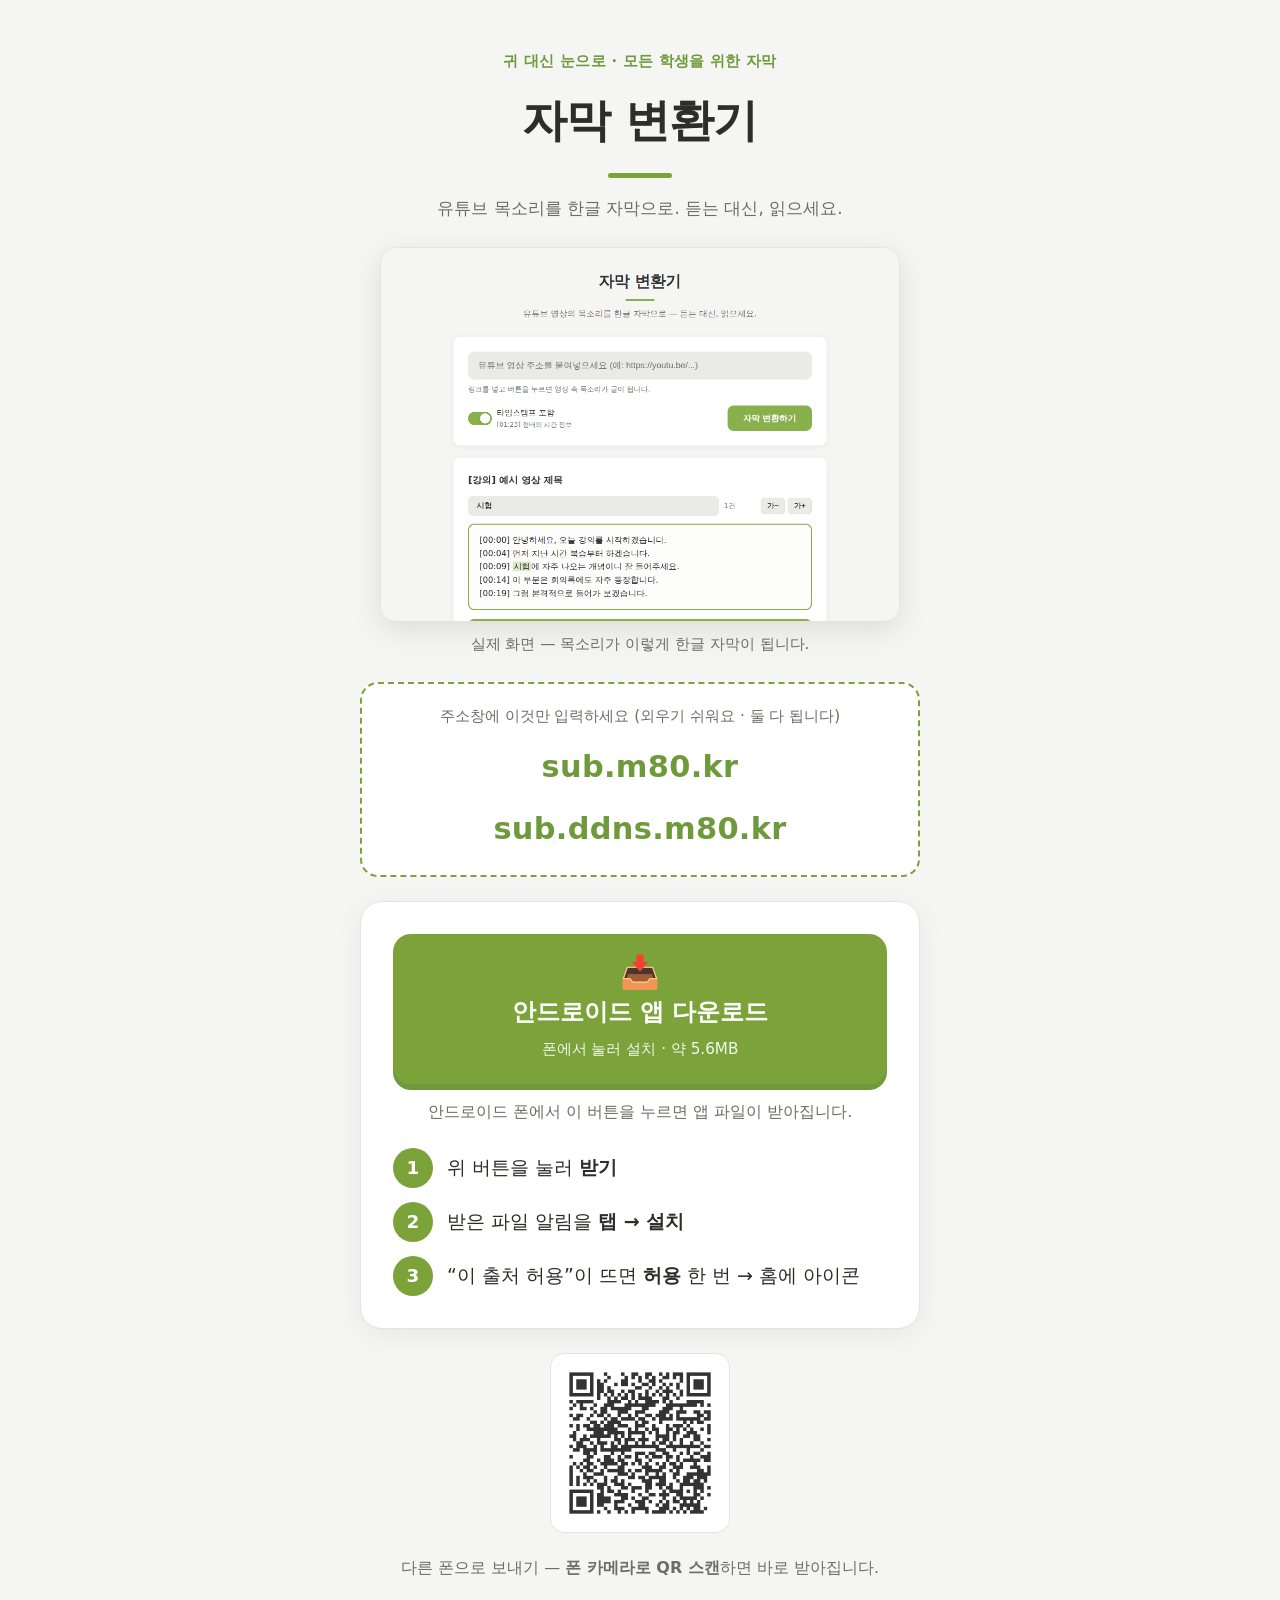
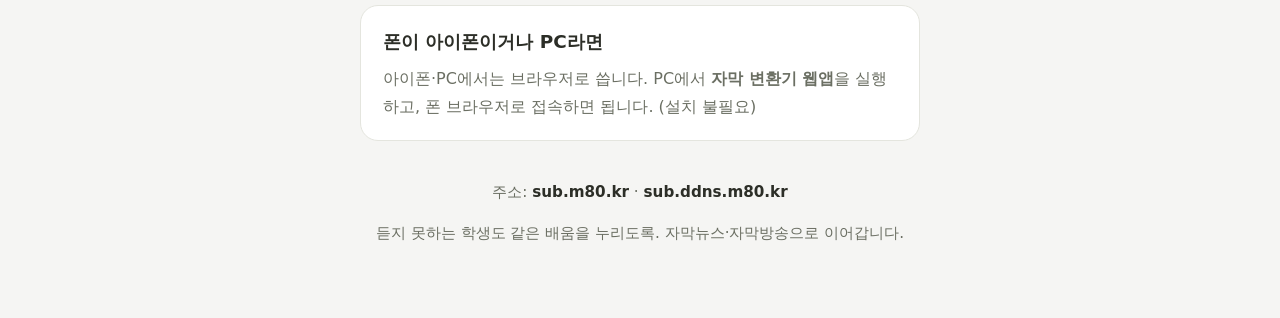
<file: youtube-subtitle-converter/download.html>
<!doctype html>
<html lang="ko">
<head>
<meta charset="utf-8">
<meta name="viewport" content="width=device-width, initial-scale=1">
<title>자막 변환기 — 앱 다운로드 (sub.m80.kr)</title>
<meta name="theme-color" content="#88B04B">
<style>
  :root{--bg:#F5F5F3;--card:#FFFFFF;--ink:#2C2E27;--muted:#6B6F63;--green:#7BA33A;--green-strong:#6F9A3B;--green-ink:#FFFFFF;--line:#E4E5DE;--ring:#3C5A16;}
  @media (prefers-color-scheme:dark){:root{--bg:#181A15;--card:#22251D;--ink:#EDEFE6;--muted:#A6AB98;--green:#9FD24E;--green-strong:#B4E06A;--green-ink:#14210A;--line:#333829;--ring:#B4E06A;}}
  :root[data-theme="light"]{--bg:#F5F5F3;--card:#FFFFFF;--ink:#2C2E27;--muted:#6B6F63;--green:#7BA33A;--green-strong:#6F9A3B;--green-ink:#FFFFFF;--line:#E4E5DE;--ring:#3C5A16;}
  :root[data-theme="dark"]{--bg:#181A15;--card:#22251D;--ink:#EDEFE6;--muted:#A6AB98;--green:#9FD24E;--green-strong:#B4E06A;--green-ink:#14210A;--line:#333829;--ring:#B4E06A;}
  *{box-sizing:border-box} body{margin:0}
  .wrap{font-family:"Pretendard","Apple SD Gothic Neo","Malgun Gothic",system-ui,sans-serif;background:var(--bg);color:var(--ink);min-height:100vh;padding:clamp(20px,5vw,48px) 18px 56px;display:flex;flex-direction:column;align-items:center;gap:24px;font-size:19px;line-height:1.7;-webkit-font-smoothing:antialiased;}
  .hero{text-align:center;max-width:560px}
  .eyebrow{color:var(--green-strong);font-weight:700;letter-spacing:.02em;font-size:.92rem;margin:0 0 10px}
  .hero h1{font-size:clamp(2.1rem,7vw,2.8rem);margin:0;font-weight:800;letter-spacing:-.02em;text-wrap:balance}
  .hero h1::after{content:"";display:block;width:64px;height:5px;background:var(--green);border-radius:3px;margin:14px auto 0}
  .hero .sub{color:var(--muted);margin:16px 0 0;font-size:1.05rem}
  .preview{margin:0;width:100%;max-width:520px;text-align:center}
  .preview img{width:100%;height:auto;border-radius:16px;border:1px solid var(--line);box-shadow:0 8px 30px rgba(0,0,0,.10);display:block}
  .preview figcaption{color:var(--muted);font-size:.95rem;margin-top:10px}
  .card{width:100%;max-width:560px;background:var(--card);border:1px solid var(--line);border-radius:22px;padding:clamp(20px,5vw,32px);box-shadow:0 6px 28px rgba(0,0,0,.06)}
  .download{display:flex;flex-direction:column;align-items:center;gap:4px;text-decoration:none;background:var(--green);color:var(--green-ink);border-radius:18px;padding:22px 20px;min-height:112px;justify-content:center;box-shadow:0 6px 0 var(--green-strong);transition:transform .08s,box-shadow .08s}
  .download:hover{filter:saturate(1.05)} .download:active{transform:translateY(4px);box-shadow:0 2px 0 var(--green-strong)}
  .download:focus-visible{outline:4px solid var(--ring);outline-offset:4px}
  .dl-emoji{font-size:2rem;line-height:1} .dl-main{font-size:1.5rem;font-weight:800} .dl-sub{font-size:.95rem;opacity:.92}
  .hint{text-align:center;color:var(--muted);margin:14px 0 0;font-size:1rem}
  .steps{list-style:none;margin:22px 0 0;padding:0;display:flex;flex-direction:column;gap:14px}
  .steps li{display:flex;align-items:center;gap:14px}
  .steps .n{flex:0 0 auto;width:40px;height:40px;border-radius:50%;background:var(--green);color:var(--green-ink);font-weight:800;display:grid;place-items:center;font-size:1.15rem}
  .steps b{font-weight:800}
  .qr{width:100%;max-width:560px;text-align:center;color:var(--muted)}
  .qr img{width:180px;height:180px;border-radius:14px;background:#fff;padding:8px;border:1px solid var(--line)}
  .qr p{margin:12px 0 0;font-size:1rem}
  .alt{width:100%;max-width:560px;background:var(--card);border:1px solid var(--line);border-radius:18px;padding:20px 22px}
  .alt h2{margin:0 0 8px;font-size:1.15rem} .alt p{margin:0;color:var(--muted);font-size:1rem}
  .addr{width:100%;max-width:560px;text-align:center;background:var(--card);border:2px dashed var(--green);border-radius:18px;padding:20px}
  .addr-label{margin:0 0 12px;color:var(--muted);font-size:.95rem}
  .addr-list{display:flex;flex-direction:column;gap:10px;align-items:center}
  .addr-link{display:inline-block;font-size:clamp(1.35rem,6vw,1.9rem);font-weight:800;color:var(--green-strong);text-decoration:none;letter-spacing:.01em;word-break:break-all}
  .addr-link:focus-visible{outline:4px solid var(--ring);outline-offset:4px;border-radius:6px}
  .foot{max-width:560px;text-align:center;color:var(--muted);font-size:.95rem}
  .foot b{color:var(--ink)}
  @media (prefers-reduced-motion:reduce){.download{transition:none}}
</style>
</head>
<body>
<div class="wrap">
  <header class="hero">
    <p class="eyebrow">귀 대신 눈으로 · 모든 학생을 위한 자막</p>
    <h1>자막 변환기</h1>
    <p class="sub">유튜브 목소리를 한글 자막으로. 듣는 대신, 읽으세요.</p>
  </header>

  <figure class="preview">
    <img src="[data-uri]" alt="자막 변환기 실제 화면 — 타임스탬프가 붙은 한글 자막 미리보기" />
    <figcaption>실제 화면 — 목소리가 이렇게 한글 자막이 됩니다.</figcaption>
  </figure>

  <section class="addr" aria-label="다운로드 짧은 주소">
    <p class="addr-label">주소창에 이것만 입력하세요 (외우기 쉬워요 · 둘 다 됩니다)</p>
    <div class="addr-list">
      <a class="addr-link" href="http://sub.m80.kr">sub.m80.kr</a>
      <a class="addr-link" href="http://sub.ddns.m80.kr">sub.ddns.m80.kr</a>
    </div>
  </section>

  <main class="card" aria-label="앱 다운로드">
    <a class="download" href="https://github.com/rainbowww/skills/releases/download/android-latest/subtitle-converter.apk" aria-label="안드로이드 자막 변환기 앱 다운로드(APK)">
      <span class="dl-emoji" aria-hidden="true">📥</span>
      <span class="dl-main">안드로이드 앱 다운로드</span>
      <span class="dl-sub">폰에서 눌러 설치 · 약 5.6MB</span>
    </a>
    <p class="hint">안드로이드 폰에서 이 버튼을 누르면 앱 파일이 받아집니다.</p>
    <ol class="steps">
      <li><span class="n" aria-hidden="true">1</span><span>위 버튼을 눌러 <b>받기</b></span></li>
      <li><span class="n" aria-hidden="true">2</span><span>받은 파일 알림을 <b>탭 → 설치</b></span></li>
      <li><span class="n" aria-hidden="true">3</span><span>“이 출처 허용”이 뜨면 <b>허용</b> 한 번 → 홈에 아이콘</span></li>
    </ol>
  </main>

  <section class="qr" aria-label="다른 폰으로 보내기">
    <img src="[data-uri]" width="180" height="180" alt="자막 변환기 앱 다운로드 QR 코드" />
    <p>다른 폰으로 보내기 — <b>폰 카메라로 QR 스캔</b>하면 바로 받아집니다.</p>
  </section>

  <section class="alt" aria-label="다른 방법">
    <h2>폰이 아이폰이거나 PC라면</h2>
    <p>아이폰·PC에서는 브라우저로 씁니다. PC에서 <b>자막 변환기 웹앱</b>을 실행하고,
       폰 브라우저로 접속하면 됩니다. (설치 불필요)</p>
  </section>

  <footer class="foot">
    <p>주소: <b>sub.m80.kr</b> · <b>sub.ddns.m80.kr</b></p>
    <p>듣지 못하는 학생도 같은 배움을 누리도록. 자막뉴스·자막방송으로 이어갑니다.</p>
  </footer>
</div>
</body>
</html>
</file>
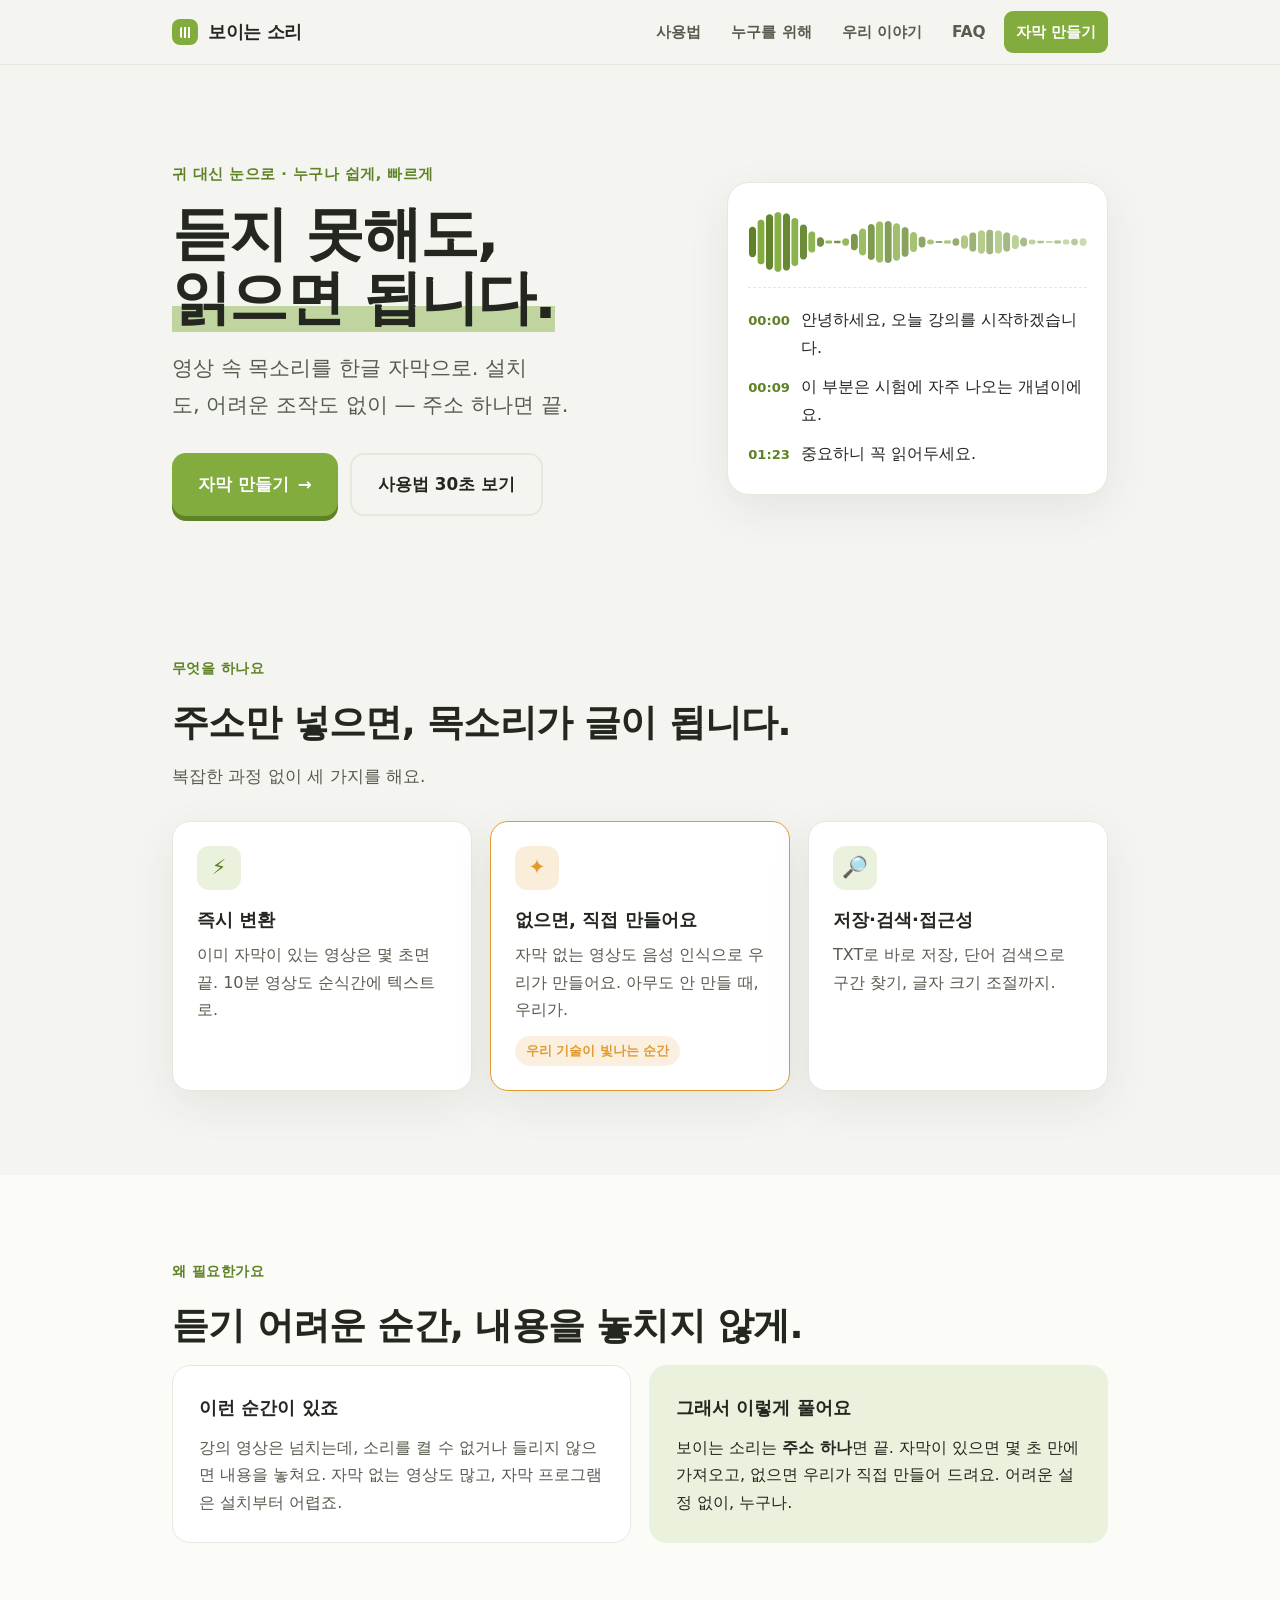
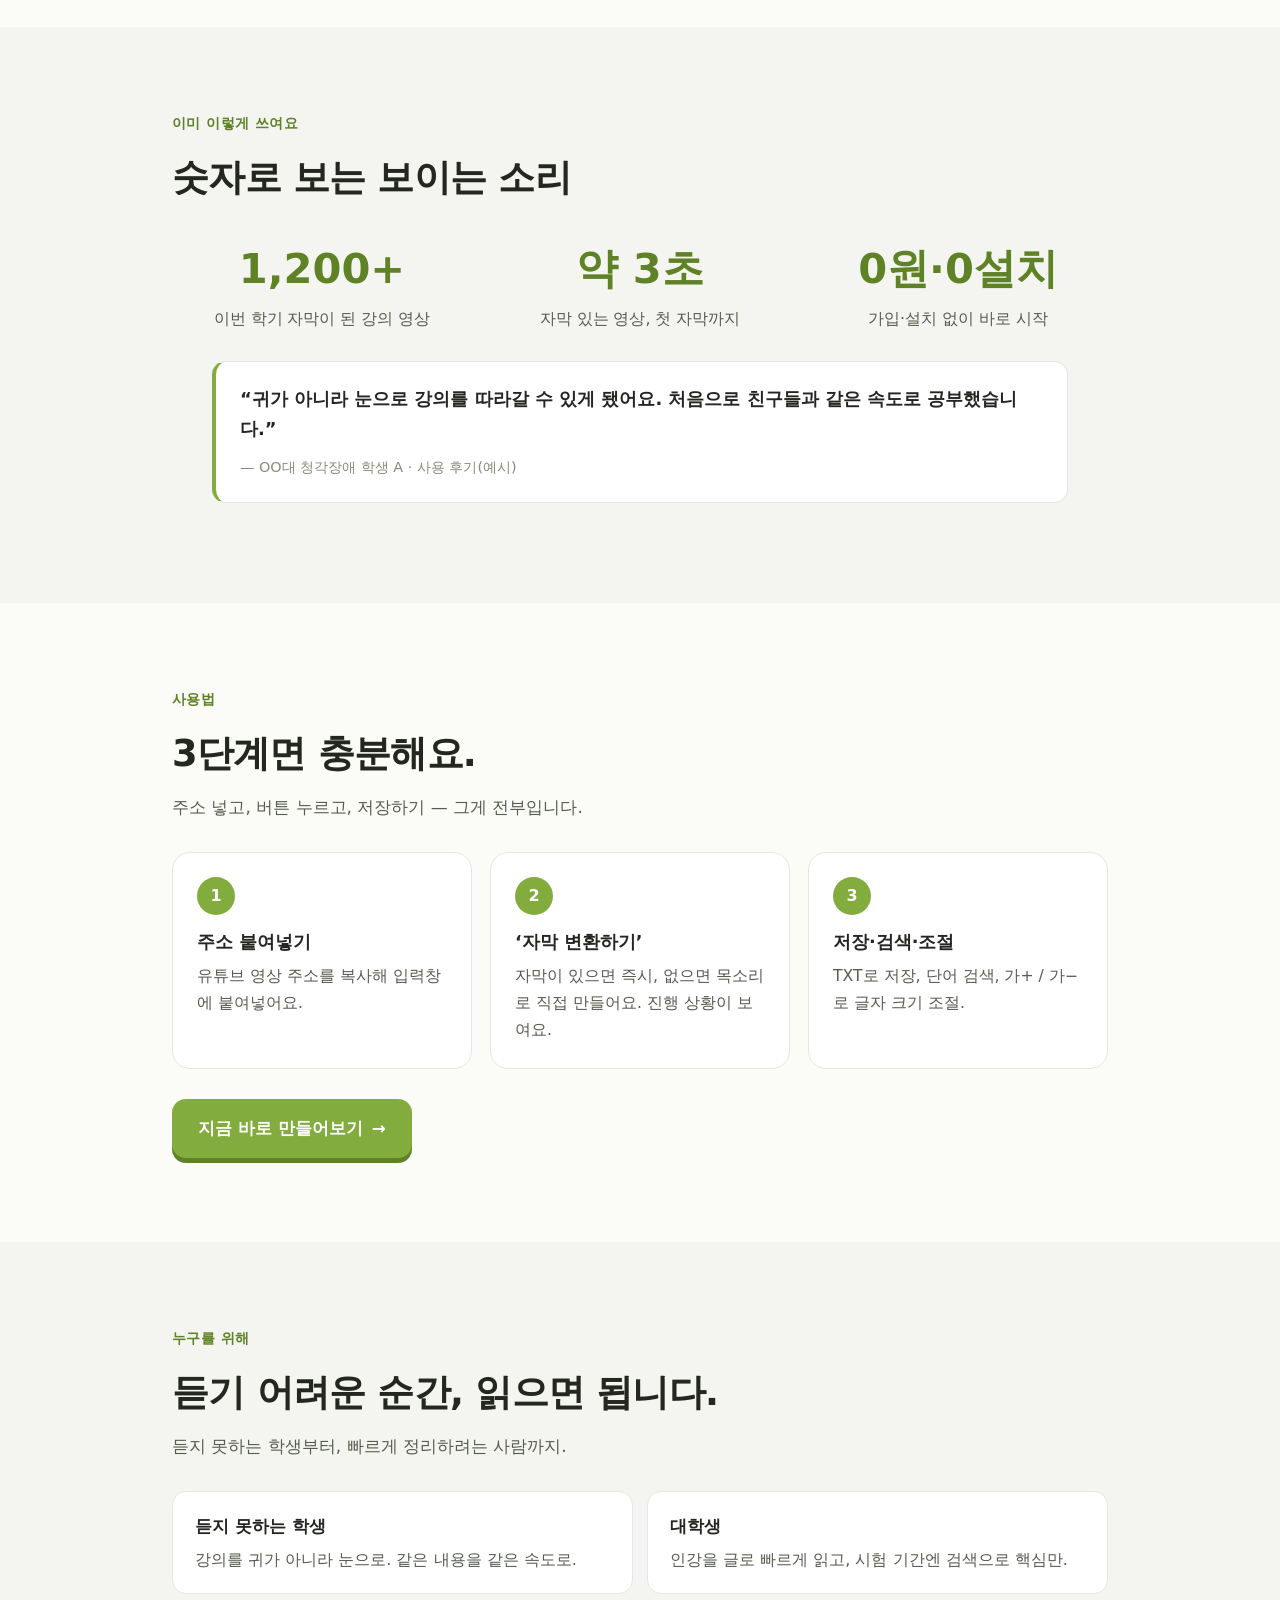
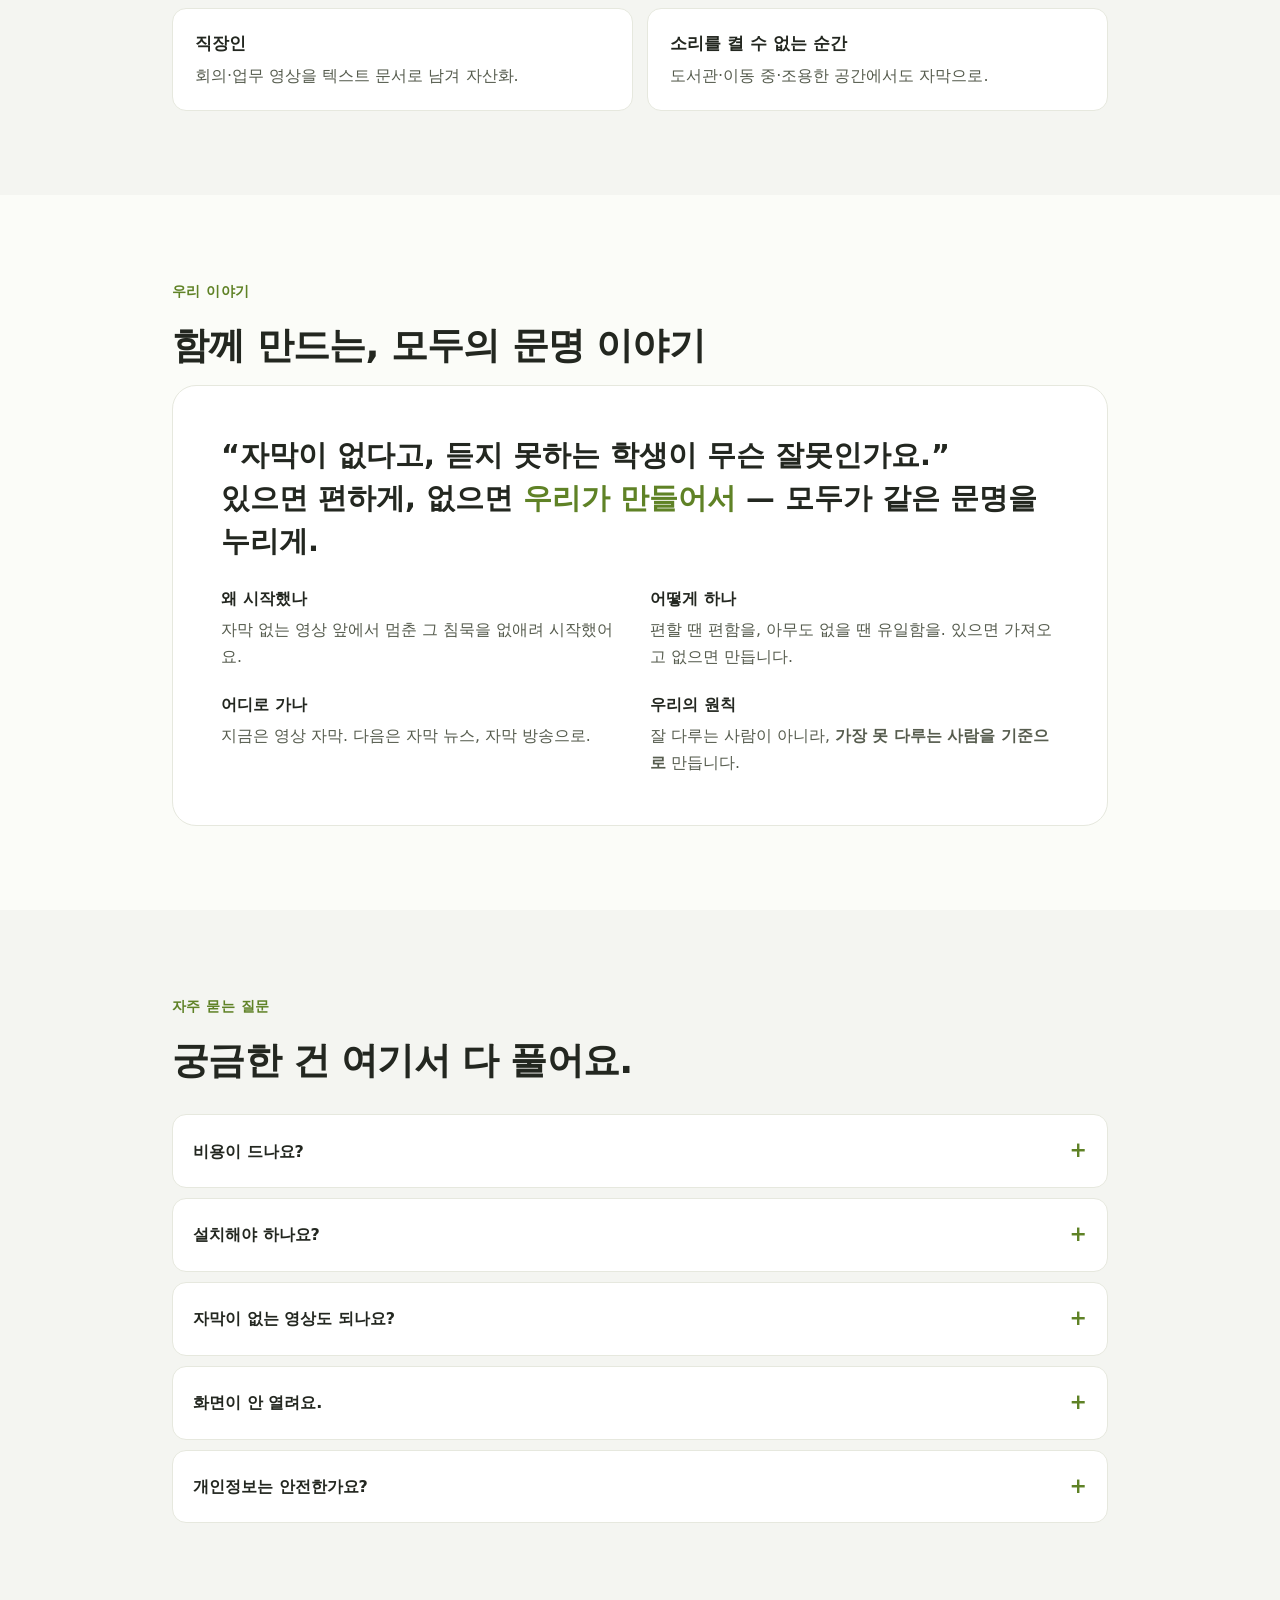
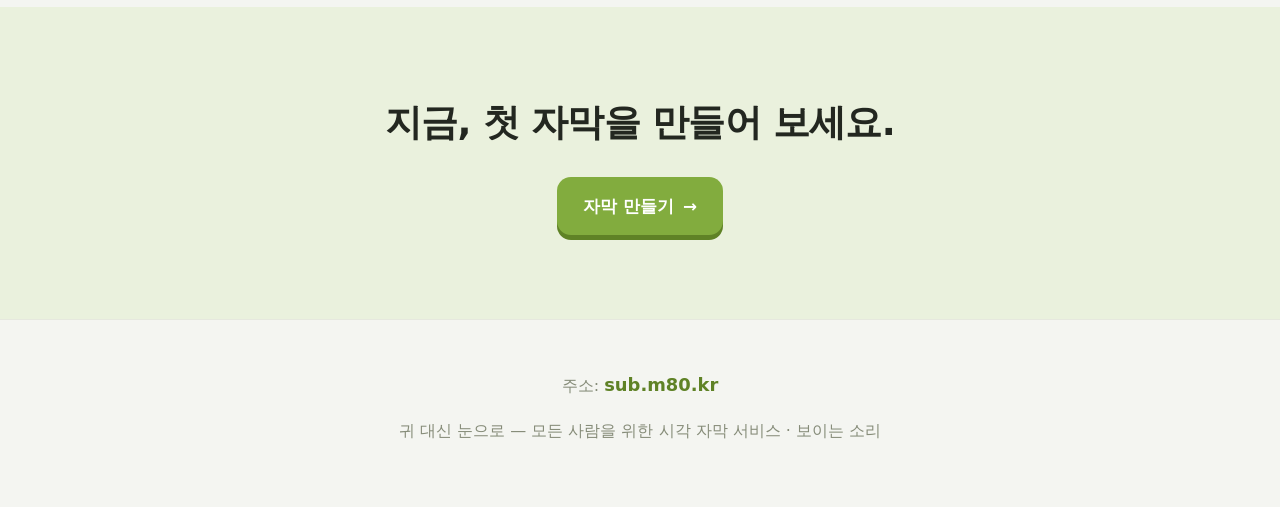
<file: youtube-subtitle-converter/frontend/home.html>
<!doctype html>
<html lang="ko">
<head>
<meta charset="utf-8">
<meta name="viewport" content="width=device-width, initial-scale=1">
<title>보이는 소리 — 듣는 대신, 읽으세요</title>
<meta name="theme-color" content="#82AC3E">
</head>
<body>
<style>
  :root{
    --bg:#F4F5F1; --panel:#FFFFFF; --panel2:#FBFCF8; --ink:#232720; --soft:#565C4E; --muted:#868C79;
    --green:#82AC3E; --green-deep:#5F8226; --green-soft:#EAF1DD; --green-ink:#FFFFFF;
    --amber:#E29A2E; --line:#E6E8DE; --ring:#37540F; --shadow:0 14px 44px rgba(45,55,20,.08);
  }
  @media (prefers-color-scheme:dark){
    :root{ --bg:#12150D; --panel:#1C2016; --panel2:#181C12; --ink:#ECEFE1; --soft:#B7BDA8; --muted:#868D77;
      --green:#A9D857; --green-deep:#C2ED6D; --green-soft:#243019; --green-ink:#12210A;
      --amber:#F0B24A; --line:#2A3020; --ring:#C2ED6D; --shadow:0 14px 44px rgba(0,0,0,.4);}
  }
  :root[data-theme="light"]{ --bg:#F4F5F1; --panel:#FFFFFF; --panel2:#FBFCF8; --ink:#232720; --soft:#565C4E; --muted:#868C79; --green:#82AC3E; --green-deep:#5F8226; --green-soft:#EAF1DD; --green-ink:#FFFFFF; --amber:#E29A2E; --line:#E6E8DE; --ring:#37540F; --shadow:0 14px 44px rgba(45,55,20,.08);}
  :root[data-theme="dark"]{ --bg:#12150D; --panel:#1C2016; --panel2:#181C12; --ink:#ECEFE1; --soft:#B7BDA8; --muted:#868D77; --green:#A9D857; --green-deep:#C2ED6D; --green-soft:#243019; --green-ink:#12210A; --amber:#F0B24A; --line:#2A3020; --ring:#C2ED6D; --shadow:0 14px 44px rgba(0,0,0,.4);}

  *{box-sizing:border-box}
  html{scroll-behavior:smooth}
  body{margin:0}
  .site{font-family:"Pretendard","Apple SD Gothic Neo","Malgun Gothic",system-ui,sans-serif;
    background:var(--bg);color:var(--ink);line-height:1.72;-webkit-font-smoothing:antialiased;overflow-x:hidden}
  a{color:inherit}
  .wrap{max-width:980px;margin:0 auto;padding:0 22px}
  .skip{position:absolute;left:-999px;top:0;background:var(--green);color:var(--green-ink);padding:10px 16px;border-radius:0 0 10px 0;z-index:200}
  .skip:focus{left:0}

  /* GNB */
  .gnb{position:sticky;top:0;z-index:100;background:color-mix(in srgb,var(--bg) 86%,transparent);
    backdrop-filter:blur(10px);border-bottom:1px solid var(--line)}
  .gnb .row{display:flex;align-items:center;justify-content:space-between;height:64px}
  .logo{display:flex;align-items:center;gap:10px;font-weight:800;font-size:1.12rem;text-decoration:none;letter-spacing:-.02em}
  .logo .mk{width:26px;height:26px;border-radius:8px;background:var(--green);display:grid;place-items:center}
  .logo .mk::before{content:"";width:11px;height:11px;border-radius:2px;
    background:repeating-linear-gradient(90deg,var(--green-ink) 0 2px,transparent 2px 4px)}
  .nav{display:flex;align-items:center;gap:6px}
  .nav a{padding:8px 12px;border-radius:9px;text-decoration:none;color:var(--soft);font-weight:600;font-size:.96rem}
  .nav a:hover{color:var(--ink);background:var(--green-soft)}
  .nav .go{background:var(--green);color:var(--green-ink);font-weight:800}
  .nav .go:hover{background:var(--green);filter:brightness(.96)}
  .nav a:focus-visible{outline:3px solid var(--ring);outline-offset:2px}
  .menutoggle{display:none}
  @media (max-width:720px){
    .nav .link{display:none}
  }

  /* HERO */
  .hero{padding:clamp(48px,8vw,96px) 0 clamp(30px,5vw,56px)}
  .hero-grid{display:grid;grid-template-columns:1.15fr .85fr;gap:40px;align-items:center}
  .eyebrow{color:var(--green-deep);font-weight:800;letter-spacing:.03em;font-size:.92rem;margin:0 0 16px}
  h1{font-size:clamp(2.3rem,6.2vw,3.7rem);font-weight:800;letter-spacing:-.03em;margin:0;line-height:1.08;text-wrap:balance}
  h1 .u{background:linear-gradient(transparent 62%,color-mix(in srgb,var(--green) 45%,transparent) 62%)}
  .lede{color:var(--soft);font-size:clamp(1.08rem,2.6vw,1.32rem);margin:20px 0 0;max-width:32ch;text-wrap:balance}
  .cta-row{display:flex;gap:12px;flex-wrap:wrap;margin-top:30px}
  .btn{display:inline-flex;align-items:center;gap:9px;text-decoration:none;font-weight:800;border-radius:14px;
    padding:15px 26px;font-size:1.05rem;transition:transform .08s,box-shadow .08s,background .15s}
  .btn-p{background:var(--green);color:var(--green-ink);box-shadow:0 5px 0 var(--green-deep)}
  .btn-p:active{transform:translateY(4px);box-shadow:0 1px 0 var(--green-deep)}
  .btn-o{background:transparent;color:var(--ink);border:2px solid var(--line)}
  .btn-o:hover{border-color:var(--green)}
  .btn:focus-visible{outline:4px solid var(--ring);outline-offset:3px}

  /* HERO 시그니처: 소리 파형 → 자막 */
  .stage{background:var(--panel);border:1px solid var(--line);border-radius:22px;padding:20px;box-shadow:var(--shadow)}
  .stage canvas{width:100%;height:78px;display:block}
  .stage .caps{margin-top:6px;border-top:1px dashed var(--line);padding-top:12px}
  .cap{display:flex;gap:11px;align-items:baseline;padding:6px 0;opacity:0;transform:translateY(6px);animation:rise .55s ease forwards}
  .cap:nth-child(1){animation-delay:.2s}.cap:nth-child(2){animation-delay:.9s}.cap:nth-child(3){animation-delay:1.6s}
  .cap .t{color:var(--green-deep);font-weight:800;font-size:.82rem;font-variant-numeric:tabular-nums;flex:0 0 auto}
  .cap span:last-child{font-size:1rem}
  @keyframes rise{to{opacity:1;transform:none}}
  @media (prefers-reduced-motion:reduce){.cap{opacity:1;transform:none;animation:none}}
  @media (max-width:760px){.hero-grid{grid-template-columns:1fr}}

  /* 섹션 */
  section{padding:clamp(46px,7vw,84px) 0;scroll-margin-top:72px}
  .kicker{color:var(--green-deep);font-weight:800;font-size:.9rem;letter-spacing:.03em;margin:0 0 10px}
  h2{font-size:clamp(1.6rem,4.4vw,2.3rem);font-weight:800;letter-spacing:-.02em;margin:0 0 8px;text-wrap:balance}
  .sub{color:var(--soft);margin:0 0 30px;font-size:1.06rem;max-width:52ch}
  .alt{background:var(--panel2)}

  .cards{display:grid;grid-template-columns:repeat(3,1fr);gap:18px}
  .card{background:var(--panel);border:1px solid var(--line);border-radius:18px;padding:24px;box-shadow:var(--shadow)}
  .card .ic{width:44px;height:44px;border-radius:12px;background:var(--green-soft);color:var(--green-deep);
    display:grid;place-items:center;font-size:1.3rem;margin-bottom:14px}
  .card h3{margin:0 0 6px;font-size:1.14rem}
  .card p{margin:0;color:var(--soft);font-size:1rem}
  .card.hi{border-color:var(--amber)}
  .card.hi .ic{background:color-mix(in srgb,var(--amber) 18%,transparent);color:var(--amber)}
  .card .tag{display:inline-block;margin-top:12px;font-size:.8rem;font-weight:800;color:var(--amber);
    background:color-mix(in srgb,var(--amber) 15%,transparent);padding:4px 11px;border-radius:999px}

  /* 문제·해결 */
  .ps{display:grid;grid-template-columns:1fr 1fr;gap:18px}
  .ps .box{border-radius:18px;padding:26px;border:1px solid var(--line)}
  .ps .pain{background:var(--panel)}
  .ps .sol{background:var(--green-soft);border-color:transparent}
  .ps h3{margin:0 0 10px;font-size:1.15rem}
  .ps p{margin:0;color:var(--soft)}
  .ps .sol p{color:var(--ink)}
  @media (max-width:680px){.cards,.ps{grid-template-columns:1fr}}

  /* 숫자 */
  .stats{display:grid;grid-template-columns:repeat(3,1fr);gap:18px;text-align:center}
  .stat b{display:block;font-size:clamp(1.8rem,5vw,2.6rem);font-weight:800;color:var(--green-deep);font-variant-numeric:tabular-nums}
  .stat span{color:var(--soft);font-size:.98rem}
  .quote{margin-top:28px;background:var(--panel);border:1px solid var(--line);border-left:4px solid var(--green);
    border-radius:14px;padding:22px 24px}
  .quote p{margin:0;font-size:1.12rem;font-weight:600}
  .quote cite{display:block;margin-top:10px;color:var(--muted);font-style:normal;font-size:.9rem}

  /* 사용법 스텝 */
  .steps{display:grid;grid-template-columns:repeat(3,1fr);gap:18px}
  .step{background:var(--panel);border:1px solid var(--line);border-radius:18px;padding:24px}
  .step .n{width:38px;height:38px;border-radius:50%;background:var(--green);color:var(--green-ink);
    font-weight:800;display:grid;place-items:center;margin-bottom:12px}
  .step h3{margin:0 0 6px;font-size:1.1rem}
  .step p{margin:0;color:var(--soft);font-size:.98rem}
  @media (max-width:680px){.stats,.steps{grid-template-columns:1fr}}

  /* 누구를 위해 */
  .who{display:grid;grid-template-columns:1fr 1fr;gap:14px}
  .who .r{background:var(--panel);border:1px solid var(--line);border-radius:14px;padding:20px 22px}
  .who .r b{display:block;font-size:1.06rem;margin-bottom:4px}
  .who .r span{color:var(--soft)}
  @media (max-width:680px){.who{grid-template-columns:1fr}}

  /* 우리 이야기 */
  .story{background:var(--panel);border:1px solid var(--line);border-radius:24px;padding:clamp(28px,5vw,48px)}
  .story .big{font-size:clamp(1.3rem,3.6vw,1.8rem);font-weight:800;line-height:1.5;margin:0 0 22px;text-wrap:balance}
  .story .big em{font-style:normal;color:var(--green-deep)}
  .story .grid{display:grid;grid-template-columns:1fr 1fr;gap:20px}
  .story .grid h4{margin:0 0 4px;font-size:1.02rem}
  .story .grid p{margin:0;color:var(--soft);font-size:.98rem}
  @media (max-width:680px){.story .grid{grid-template-columns:1fr}}

  /* FAQ */
  .faq{display:flex;flex-direction:column;gap:10px}
  details{background:var(--panel);border:1px solid var(--line);border-radius:14px;padding:2px 20px}
  summary{cursor:pointer;list-style:none;padding:16px 0;font-weight:700;display:flex;justify-content:space-between;align-items:center;gap:12px}
  summary::-webkit-details-marker{display:none}
  summary::after{content:"+";color:var(--green-deep);font-weight:800;font-size:1.3rem;flex:0 0 auto}
  details[open] summary::after{content:"–"}
  details:focus-within{border-color:var(--green)}
  details p{margin:0 0 16px;color:var(--soft)}

  /* 마무리 CTA */
  .final{text-align:center;background:var(--green-soft)}
  .final h2{margin-bottom:22px}

  footer{border-top:1px solid var(--line);padding:34px 0 46px;text-align:center;color:var(--muted)}
  footer .addr{font-weight:800;color:var(--green-deep);font-size:1.12rem}
  footer a{color:var(--green-deep);text-decoration:none;font-weight:700}
</style>

<a class="skip" href="#main">본문으로 건너뛰기</a>
<div class="site">
  <header class="gnb">
    <div class="wrap row">
      <a class="logo" href="#top"><span class="mk" aria-hidden="true"></span>보이는 소리</a>
      <nav class="nav" aria-label="주요 메뉴">
        <a class="link" href="#guide">사용법</a>
        <a class="link" href="#for-you">누구를 위해</a>
        <a class="link" href="#story">우리 이야기</a>
        <a class="link" href="#faq">FAQ</a>
        <a class="go" href="/app">자막 만들기</a>
      </nav>
    </div>
  </header>

  <main id="main">
    <section class="hero" id="top">
      <div class="wrap hero-grid">
        <div>
          <p class="eyebrow">귀 대신 눈으로 · 누구나 쉽게, 빠르게</p>
          <h1>듣지 못해도,<br><span class="u">읽으면 됩니다.</span></h1>
          <p class="lede">영상 속 목소리를 한글 자막으로. 설치도, 어려운 조작도 없이 — 주소 하나면 끝.</p>
          <div class="cta-row">
            <a class="btn btn-p" href="/app">자막 만들기 <span aria-hidden="true">→</span></a>
            <a class="btn btn-o" href="#guide">사용법 30초 보기</a>
          </div>
        </div>
        <div class="stage" aria-label="소리가 자막이 되는 예시">
          <canvas id="wave" width="640" height="156" aria-hidden="true"></canvas>
          <div class="caps">
            <div class="cap"><span class="t">00:00</span><span>안녕하세요, 오늘 강의를 시작하겠습니다.</span></div>
            <div class="cap"><span class="t">00:09</span><span>이 부분은 시험에 자주 나오는 개념이에요.</span></div>
            <div class="cap"><span class="t">01:23</span><span>중요하니 꼭 읽어두세요.</span></div>
          </div>
        </div>
      </div>
    </section>

    <section id="features">
      <div class="wrap">
        <p class="kicker">무엇을 하나요</p>
        <h2>주소만 넣으면, 목소리가 글이 됩니다.</h2>
        <p class="sub">복잡한 과정 없이 세 가지를 해요.</p>
        <div class="cards">
          <div class="card"><div class="ic" aria-hidden="true">⚡</div><h3>즉시 변환</h3>
            <p>이미 자막이 있는 영상은 몇 초면 끝. 10분 영상도 순식간에 텍스트로.</p></div>
          <div class="card hi"><div class="ic" aria-hidden="true">✦</div><h3>없으면, 직접 만들어요</h3>
            <p>자막 없는 영상도 음성 인식으로 우리가 만들어요. 아무도 안 만들 때, 우리가.</p>
            <span class="tag">우리 기술이 빛나는 순간</span></div>
          <div class="card"><div class="ic" aria-hidden="true">🔎</div><h3>저장·검색·접근성</h3>
            <p>TXT로 바로 저장, 단어 검색으로 구간 찾기, 글자 크기 조절까지.</p></div>
        </div>
      </div>
    </section>

    <section class="alt" id="problem">
      <div class="wrap">
        <p class="kicker">왜 필요한가요</p>
        <h2>듣기 어려운 순간, 내용을 놓치지 않게.</h2>
        <div class="ps">
          <div class="box pain"><h3>이런 순간이 있죠</h3>
            <p>강의 영상은 넘치는데, 소리를 켤 수 없거나 들리지 않으면 내용을 놓쳐요. 자막 없는 영상도 많고, 자막 프로그램은 설치부터 어렵죠.</p></div>
          <div class="box sol"><h3>그래서 이렇게 풀어요</h3>
            <p>보이는 소리는 <b>주소 하나</b>면 끝. 자막이 있으면 몇 초 만에 가져오고, 없으면 우리가 직접 만들어 드려요. 어려운 설정 없이, 누구나.</p></div>
        </div>
      </div>
    </section>

    <section id="proof">
      <div class="wrap">
        <p class="kicker">이미 이렇게 쓰여요</p>
        <h2>숫자로 보는 보이는 소리</h2>
        <div class="stats" style="margin-top:24px">
          <div class="stat"><b>1,200+</b><span>이번 학기 자막이 된 강의 영상</span></div>
          <div class="stat"><b>약 3초</b><span>자막 있는 영상, 첫 자막까지</span></div>
          <div class="stat"><b>0원·0설치</b><span>가입·설치 없이 바로 시작</span></div>
        </div>
        <figure class="quote">
          <p>“귀가 아니라 눈으로 강의를 따라갈 수 있게 됐어요. 처음으로 친구들과 같은 속도로 공부했습니다.”</p>
          <cite>— OO대 청각장애 학생 A · 사용 후기(예시)</cite>
        </figure>
      </div>
    </section>

    <section class="alt" id="guide">
      <div class="wrap">
        <p class="kicker">사용법</p>
        <h2>3단계면 충분해요.</h2>
        <p class="sub">주소 넣고, 버튼 누르고, 저장하기 — 그게 전부입니다.</p>
        <div class="steps">
          <div class="step"><div class="n">1</div><h3>주소 붙여넣기</h3><p>유튜브 영상 주소를 복사해 입력창에 붙여넣어요.</p></div>
          <div class="step"><div class="n">2</div><h3>‘자막 변환하기’</h3><p>자막이 있으면 즉시, 없으면 목소리로 직접 만들어요. 진행 상황이 보여요.</p></div>
          <div class="step"><div class="n">3</div><h3>저장·검색·조절</h3><p>TXT로 저장, 단어 검색, 가+ / 가− 로 글자 크기 조절.</p></div>
        </div>
        <div class="cta-row"><a class="btn btn-p" href="/app">지금 바로 만들어보기 <span aria-hidden="true">→</span></a></div>
      </div>
    </section>

    <section id="for-you">
      <div class="wrap">
        <p class="kicker">누구를 위해</p>
        <h2>듣기 어려운 순간, 읽으면 됩니다.</h2>
        <p class="sub">듣지 못하는 학생부터, 빠르게 정리하려는 사람까지.</p>
        <div class="who">
          <div class="r"><b>듣지 못하는 학생</b><span>강의를 귀가 아니라 눈으로. 같은 내용을 같은 속도로.</span></div>
          <div class="r"><b>대학생</b><span>인강을 글로 빠르게 읽고, 시험 기간엔 검색으로 핵심만.</span></div>
          <div class="r"><b>직장인</b><span>회의·업무 영상을 텍스트 문서로 남겨 자산화.</span></div>
          <div class="r"><b>소리를 켤 수 없는 순간</b><span>도서관·이동 중·조용한 공간에서도 자막으로.</span></div>
        </div>
      </div>
    </section>

    <section class="alt" id="story">
      <div class="wrap">
        <p class="kicker">우리 이야기</p>
        <h2>함께 만드는, 모두의 문명 이야기</h2>
        <div class="story" style="margin-top:8px">
          <p class="big">“자막이 없다고, 듣지 못하는 학생이 무슨 잘못인가요.”<br>있으면 편하게, 없으면 <em>우리가 만들어서</em> — 모두가 같은 문명을 누리게.</p>
          <div class="grid">
            <div><h4>왜 시작했나</h4><p>자막 없는 영상 앞에서 멈춘 그 침묵을 없애려 시작했어요.</p></div>
            <div><h4>어떻게 하나</h4><p>편할 땐 편함을, 아무도 없을 땐 유일함을. 있으면 가져오고 없으면 만듭니다.</p></div>
            <div><h4>어디로 가나</h4><p>지금은 영상 자막. 다음은 자막 뉴스, 자막 방송으로.</p></div>
            <div><h4>우리의 원칙</h4><p>잘 다루는 사람이 아니라, <b>가장 못 다루는 사람을 기준으로</b> 만듭니다.</p></div>
          </div>
        </div>
      </div>
    </section>

    <section id="faq">
      <div class="wrap">
        <p class="kicker">자주 묻는 질문</p>
        <h2>궁금한 건 여기서 다 풀어요.</h2>
        <div class="faq" style="margin-top:22px">
          <details><summary>비용이 드나요?</summary><p>학습·접근성 목적의 서비스예요. 복잡한 가입 없이 바로 씁니다.</p></details>
          <details><summary>설치해야 하나요?</summary><p>폰·PC 브라우저로 주소만 열면 끝. 원하면 ‘홈 화면에 추가’로 앱처럼 쓸 수 있어요.</p></details>
          <details><summary>자막이 없는 영상도 되나요?</summary><p>네. 우리 음성 인식이 목소리로 직접 자막을 만들어요(조금 더 걸려요).</p></details>
          <details><summary>화면이 안 열려요.</summary><p>주소는 끝까지 <b>https://</b> 포함해 입력하세요. 그래도 안 되면 잠시 후 다시 시도해 주세요.</p></details>
          <details><summary>개인정보는 안전한가요?</summary><p>변환에 필요한 범위에서만 처리하고, 결과 파일은 사용자 기기에 저장돼요.</p></details>
        </div>
      </div>
    </section>

    <section class="final" id="start">
      <div class="wrap">
        <h2>지금, 첫 자막을 만들어 보세요.</h2>
        <a class="btn btn-p" href="/app">자막 만들기 <span aria-hidden="true">→</span></a>
      </div>
    </section>
  </main>

  <footer>
    <div class="wrap">
      <p>주소: <a class="addr" href="/app">sub.m80.kr</a></p>
      <p>귀 대신 눈으로 — 모든 사람을 위한 시각 자막 서비스 · 보이는 소리</p>
    </div>
  </footer>
</div>

<script>
  // 시그니처: 소리 파형(왼쪽 이퀄라이저) → 자막으로 흐름. 모션 줄임 존중.
  (function(){
    var c = document.getElementById('wave'); if(!c) return;
    var ctx = c.getContext('2d');
    var reduce = window.matchMedia('(prefers-reduced-motion: reduce)').matches;
    function css(v){ return getComputedStyle(document.documentElement).getPropertyValue(v).trim() || '#82AC3E'; }
    var W=c.width, H=c.height, bars=40, t=0;
    function draw(){
      ctx.clearRect(0,0,W,H);
      var g=css('--green'), gd=css('--green-deep');
      for(var i=0;i<bars;i++){
        var x=i*(W/bars)+2;
        var base=Math.sin(i*0.5 + t)*0.5+0.5;
        var env=Math.max(0.12, 1-i/bars*0.9);           // 왼→오 잦아들며 '글'로 정착되는 느낌
        var h=reduce ? (env*H*0.5) : (base*env*H*0.8+4);
        ctx.fillStyle = i%2 ? g : gd;
        var bw=(W/bars)-3;
        ctx.globalAlpha = 0.35 + env*0.65;
        roundRect(ctx,x,(H-h)/2,bw,h,bw/2); ctx.fill();
      }
      ctx.globalAlpha=1;
    }
    function roundRect(ctx,x,y,w,h,r){r=Math.min(r,w/2,h/2);ctx.beginPath();
      ctx.moveTo(x+r,y);ctx.arcTo(x+w,y,x+w,y+h,r);ctx.arcTo(x+w,y+h,x,y+h,r);
      ctx.arcTo(x,y+h,x,y,r);ctx.arcTo(x,y,x+w,y,r);ctx.closePath();}
    if(reduce){ draw(); return; }
    (function loop(){ t+=0.12; draw(); requestAnimationFrame(loop); })();
  })();
</script>

</body>
</html>
</file>
